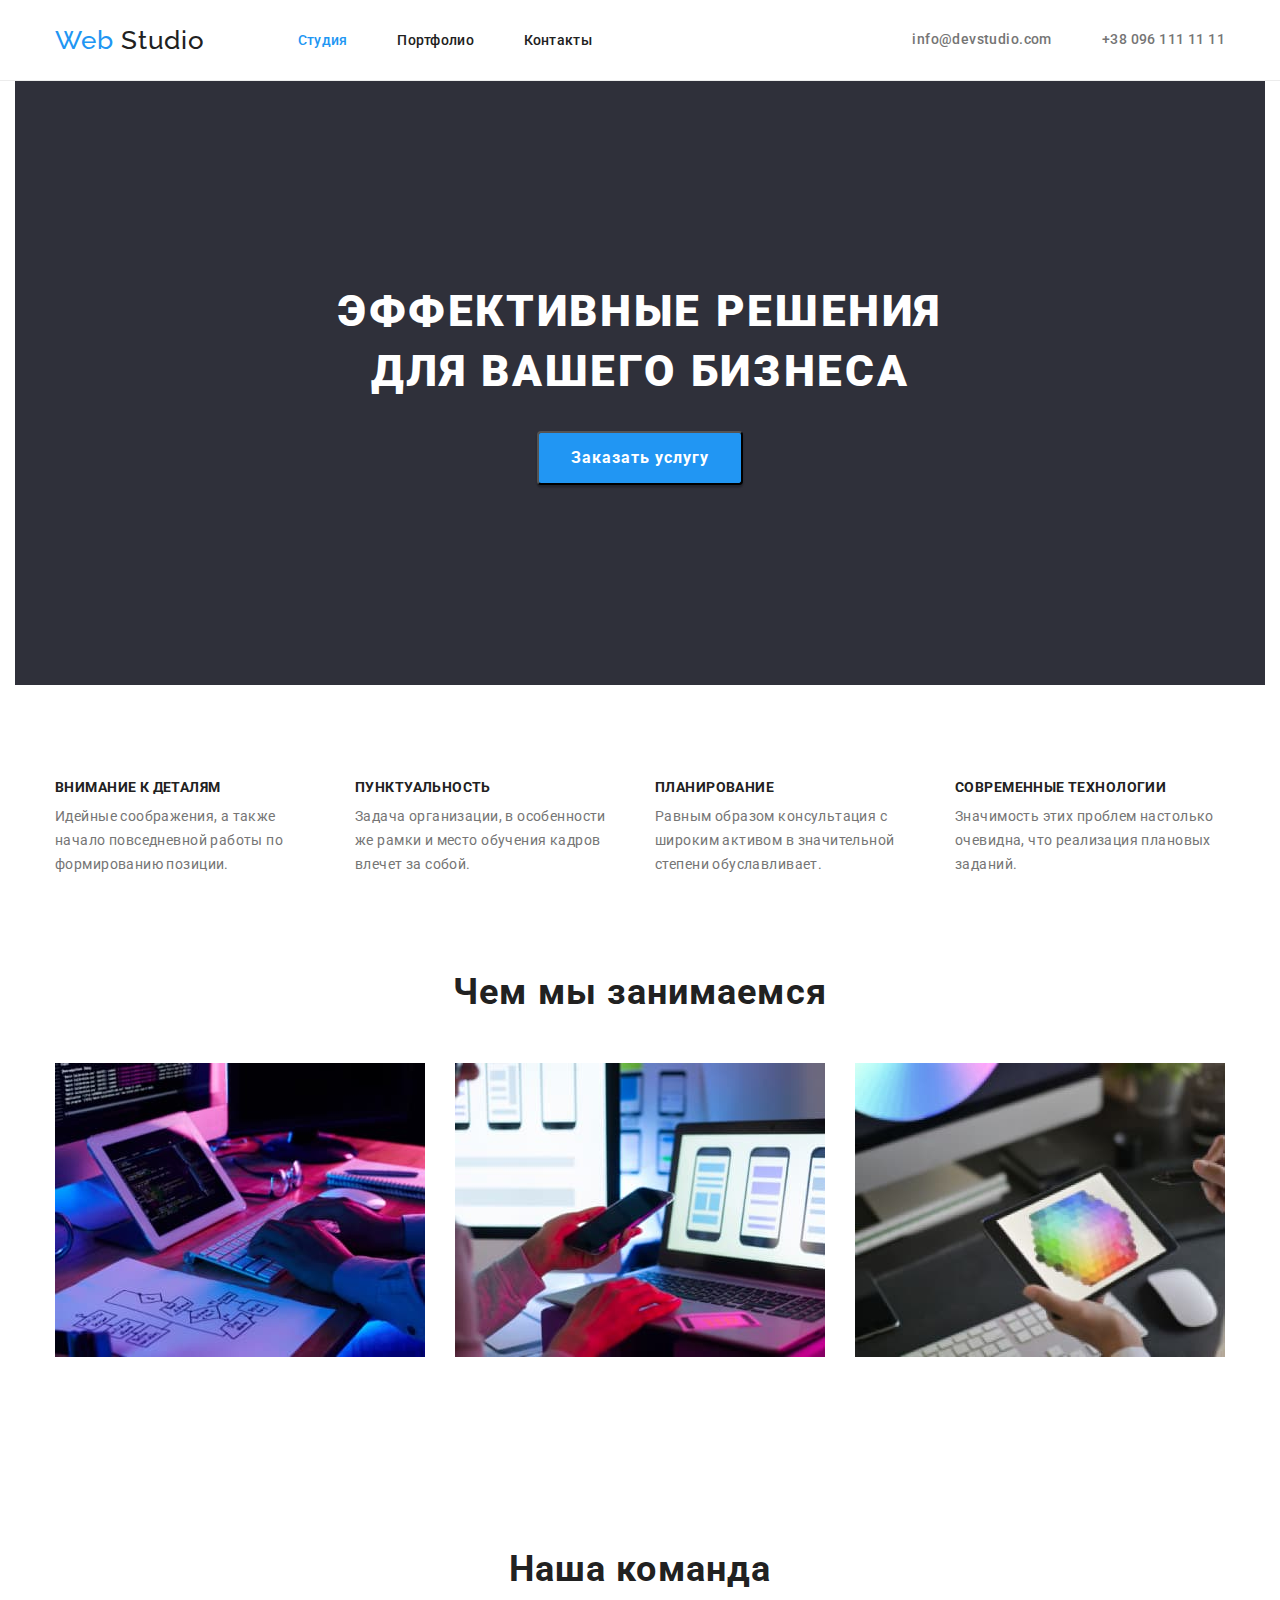
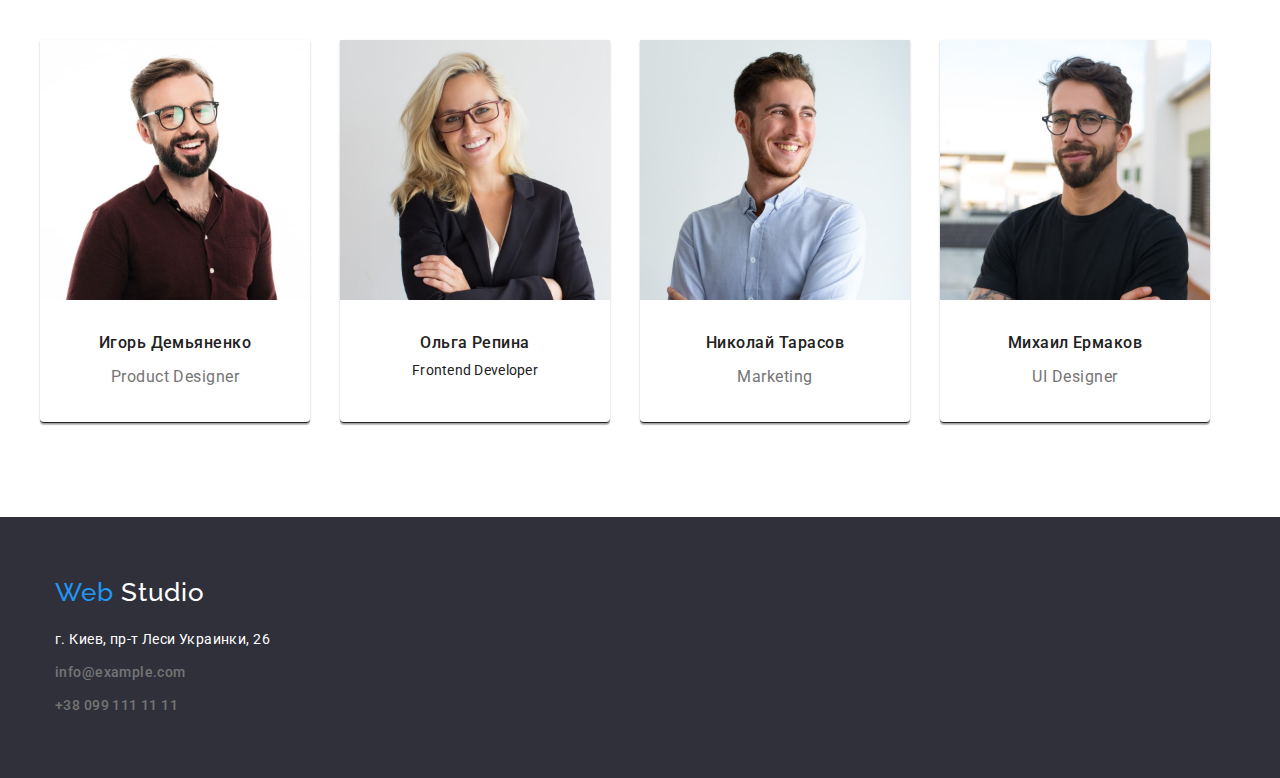
<file: index.html>
<!DOCTYPE html>
<html lang="ru">
  <head>
    <meta charset="UTF-8" />
    <meta http-equiv="X-UA-Compatible" content="IE=edge" />
    <meta name="viewport" content="width=device-width, initial-scale=1.0" />
    <title>WebStudio</title>
    <link rel="stylesheet" href="./css/normalize.css">
    <link rel="preconnect" href="https://fonts.gstatic.com" />
    <link
    href="https://fonts.googleapis.com/css2?family=Raleway:wght@700&family=Roboto:wght@400;500;700;900&display=swap"
    rel="stylesheet"
    />
    <link rel="stylesheet" href="./css/styles.css" />
  </head>
  <body>
    <header>
      <div class="container header">
        <nav class="nav-link">
          <div>
            <a href="./index.html" class="logo-text link">
              <span class="logo-text-color">Web</span>
              <span>Studio</span></a
            >
          </div>
          <ul class="nav ">
            <li>
              <a href="./index.html" class="link current">Студия</a>
            </li>
            <li>
              <a href="./portfolio.html" class="link">Портфолио</a>
            </li>
            <li>
              <a href="./contacts.html" class="link">Контакты</a>
            </li>
          </ul>
        </nav>
        <ul class="contacts">
          <li>
            <a href="mailyo:info@devstudio.com" class="link"
              >info@devstudio.com</a
            >
          </li>
          <li>
            <a href="tel:+380961111111" class="link phone">+38 096 111 11 11</a>
          </li>
        </ul>
      </div>
    </header>
    <!--Main container  -->
    <main>
      <!-- section hero -->
      <section class="hero">
        <div class="hero-container">
          <h1 class="title">
            Эффективные решения <br />
            для вашего бизнеса
          </h1>
          <button type="button" class="button">Заказать услугу</button>
        </div>
      </section>
      <!-- section qualities -->
      <section class="features">
        <div class="container">
          <h2 class="title">наши преимущества</h2>
          <ul class="features-item">
            <li class="column">
              <h3 class="post-title class="text"">Внимание к деталям</h3>
              <p class="text">
                Идейные соображения, а также начало повседневной работы по
                формированию позиции.
              </p>
            </li>
            <li class="column">
              <h3 class="post-title class="text"">Пунктуальность</h3>
              <p class="text">
                Задача организации, в особенности же рамки и место обучения
                кадров влечет за собой.
              </p>
            </li>
            <li class="column">
              <h3 class="post-title class="text"">Планирование</h3>
              <p class="text">
                Равным образом консультация с широким активом в значительной
                степени обуславливает.
              </p>
            </li>
            <li class="column">
              <h3 class="post-title class="text"">Современные технологии</h3>
              <p class="text">
                Значимость этих проблем настолько очевидна, что реализация
                плановых заданий.
              </p>
            </li>
          </ul>
        </div>
      </section>
      <!-- section what are we doing -->
      <section class=" business">
        <div class="container">
          <h2 class="title">Чем мы занимаемся</h2>
          <ul class="image-list ">
            <li>
              <img
                src="./image/index/img1.jpg"
                alt="программирование"
                width="370"
              />
            </li class="image">
            <li>
              <img
                src="./image/index/img2.jpg"
                alt="адаптация для всех мобильных устройств"
                width="370"
              />
            </li>
            <li>
              <img
                src="./image/index/img3.jpg"
                alt="подбор цветовойй палитры"
                width="370"
              />
            </li>
          </ul>
        </div>
      </section>
      <!-- section our team -->
      <section class="section team">
        <div class="container">
          <h2 class="title">Наша команда</h2>
          <ul class="team-card">
            <li class="card">
              <img
                src="./image/index/igor-demianenko.jpg"
                alt="Игорь Демьяненко"
                width="270"
              />
              <div class="team-card-text">
                  <h3 class="title-name">Игорь Демьяненко</h3>
                  <p class="text">Product Designer</p>
              </div>
            </li>
            <li class="card">
              <img
                src="./image/index/olga-repina.jpg"
                alt="Ольга Репина"
                width="270"
              />
              <div class="team-card-text">
                <h3 class="title-name">Ольга Репина</h3>
                <p>Frontend Developer</p>
              </div>
            </li>
            <li class="card">
              <img
                src="./image/index/nikolay-tarasov.jpg"
                alt="Николай Тарасов"
                width="270"
              />
              <div class="team-card-text">
                <h3 class="title-name">Николай Тарасов</h3>
                <p class="text">Marketing</p>
              </div>
            </li>
            <li class="card">
              <img
                src="./image/index/mikhail-ermakov.jpg"
                alt="Михаил Ермаков"
                width="270"
              />
              <div class="team-card-text">
                <h3 class="title-name">Михаил Ермаков</h3>
                <p class="text">UI Designer</p>
              </div>
            </li>
          </ul>
        </div>
      </section>
    </main>
    <footer class="footer">
      <div class="container">
        <a href="./index.html" class="logo-text link">
          <span class="logo-text-color">Web</span>
          <span>Studio</span></a
        >
        <address>г. Киев, пр-т Леси Украинки, 26</address>
        <ul class="contacts">
          <li class="mail">
            <a href="mailto:info@example.com" class="link">info@example.com</a>
          </li>
          <li>
            <a href="tel:+380991111111" class="link">+38 099 111 11 11</a>
          </li>
        </ul>
      </div>
    </footer>
  </body>
</html>
</file>
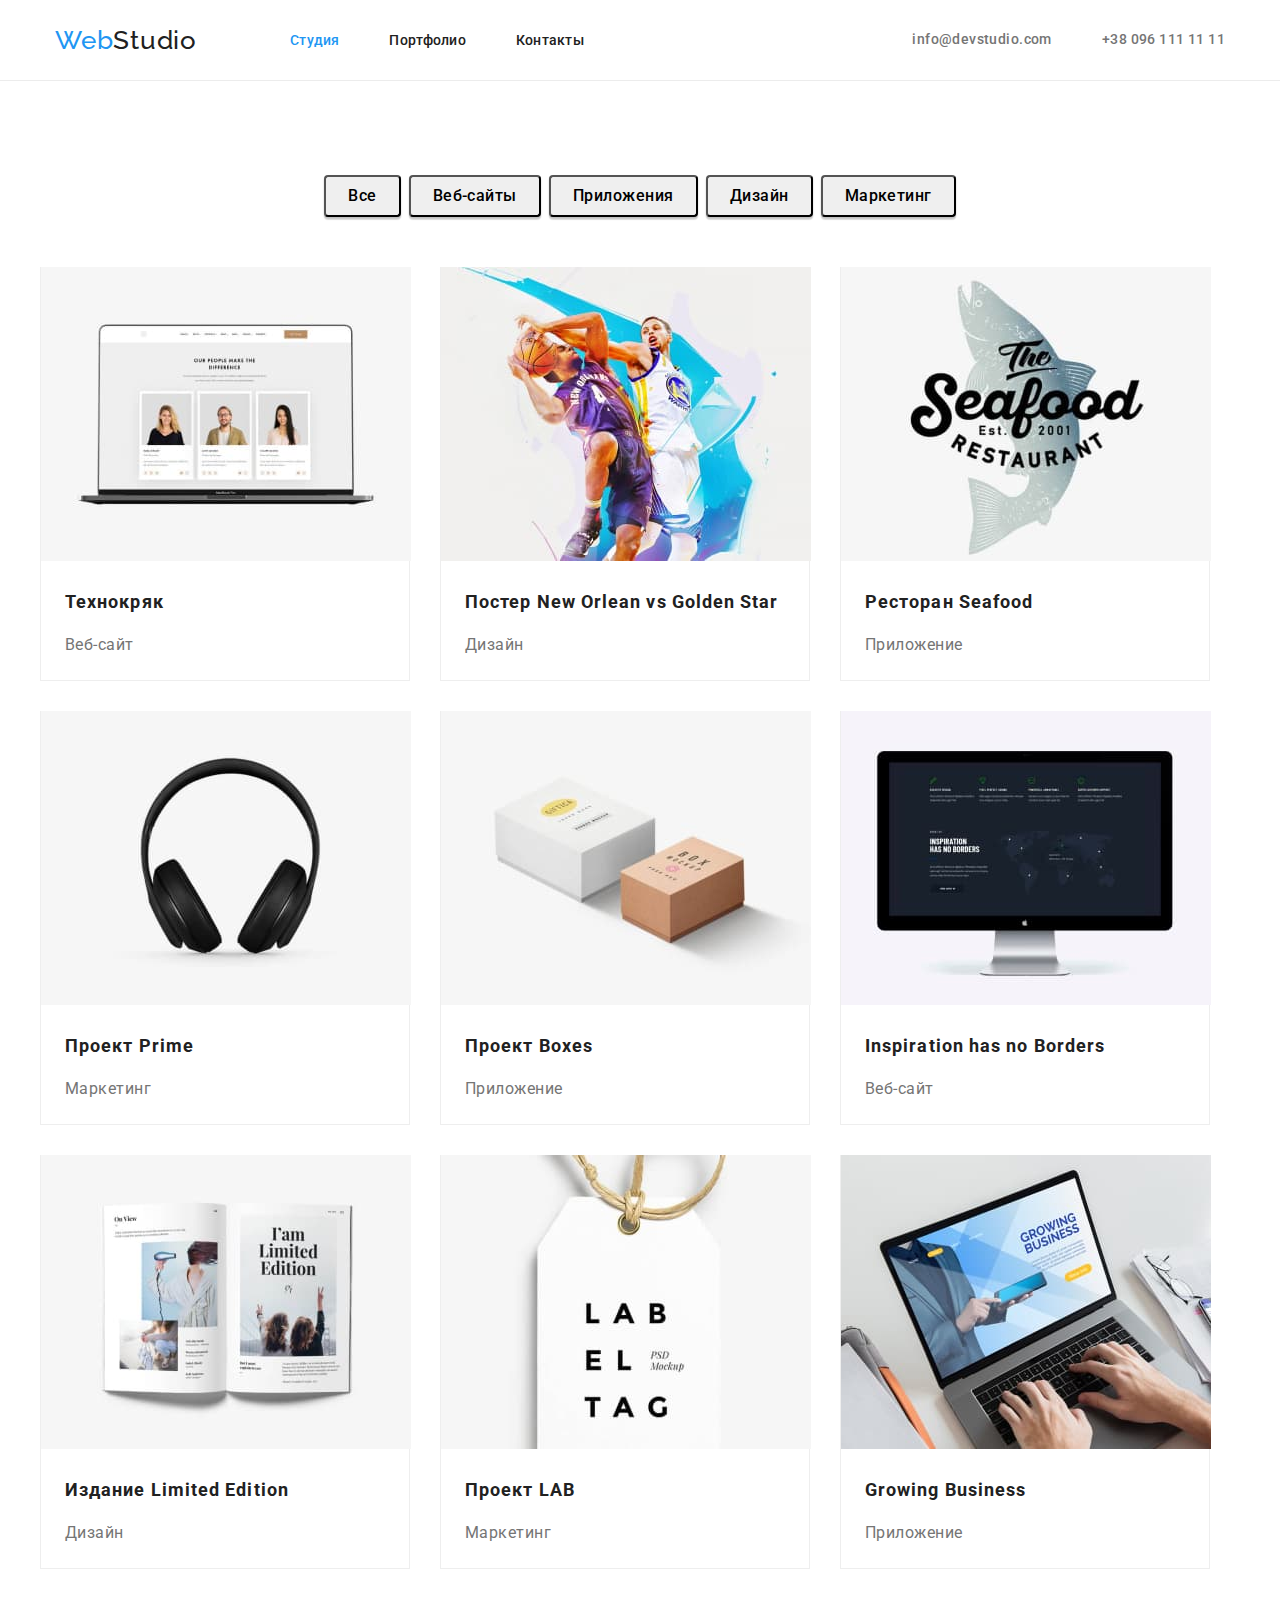
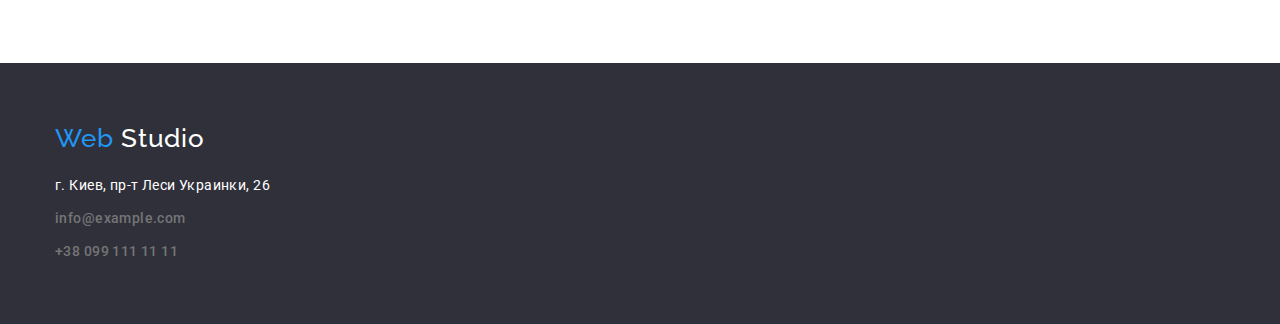
<file: portfolio.html>
<!DOCTYPE html>
<html lang="ru">
  <head>
    <meta charset="UTF-8" />
    <meta http-equiv="X-UA-Compatible" content="IE=edge" />
    <meta name="viewport" content="width=device-width, initial-scale=1.0" />
    <title>WebStudio</title>
    <link rel="stylesheet" href="./css/normalize.css" />
    <link rel="preconnect" href="https://fonts.gstatic.com" />
    <link
      href="https://fonts.googleapis.com/css2?family=Raleway:wght@700&family=Roboto:wght@400;500;700;900&display=swap"
      rel="stylesheet"
    />
    <link rel="stylesheet" href="./css/styles.css" />
  </head>
  <body>
    <header class="header-section">
      <div class="container header">
        <nav class="nav-link">
          <div>
            <a href="./index.html" class="logo-text link">
              <span class="logo-text-color">Web</span>Studio</a
            >
          </div>
          <ul class="nav">
            <li>
              <a href="./index.html" class="link current">Студия</a>
            </li>
            <li>
              <a href="./portfolio.html" class="link">Портфолио</a>
            </li>
            <li>
              <a href="./contacts.html" class="link">Контакты</a>
            </li>
          </ul>
        </nav>
        <ul class="contacts">
          <li>
            <a href="mailyo:info@devstudio.com" class="link"
              >info@devstudio.com</a
            >
          </li>
          <li>
            <a href="tel:+380961111111" class="link phone">+38 096 111 11 11</a>
          </li>
        </ul>
      </div>
    </header>
    <!-- main container -->
    <main>
      <section class="section portfolio">
        <!-- portffolio container -->
        <div class="container">
          <h1 class="invisible">Портфолио</h1>
          <!-- buttons container -->

          <ul class="slider-buttons">
            <li class="buttuns-box">
              <button type="button" class="button">Все</button>
            </li>
            <li class="buttuns-box">
              <button type="button" class="button">Веб-сайты</button>
            </li>
            <li class="buttuns-box">
              <button type="button" class="button">Приложения</button>
            </li>
            <li class="buttuns-box">
              <button type="button" class="button">Дизайн</button>
            </li>
            <li class="buttuns-box">
              <button type="button" class="button">Маркетинг</button>
            </li>
          </ul>
          <ul class="portfolio-box">
            <li class="card-list">
              <article class="card-item">
                <div class="card-heading">
                  <a href=""
                    ><img
                      src="./image/portfolio/img.jpg"
                      alt="портфолио"
                      width="370"
                      height="294px"
                    />
                  </a>
                </div>
                <div class="card-text">
                  <h3 class="pagenamelink">Технокряк</h3>
                  <p class="text">Веб-сайт</p>
                </div>
              </article>
            </li>
            <li class="card-list">
              <article class="card-item">
                <div class="card-heading">
                  <a href=""
                    ><img
                      src="./image/portfolio/img1.jpg"
                      alt="портфолио"
                      width="370"
                  /></a>
                </div>
                <div class="card-text">
                  <h3 class="pagenamelink">Постер New Orlean vs Golden Star</h3>
                  <p class="text">Дизайн</p>
                </div>
              </article>
            </li>
            <li class="card-list">
              <article class="card-item">
                <div class="card-heading">
                  <a href=""
                    ><img
                      src="./image/portfolio/img2.jpg"
                      alt="портфолио"
                      width="370"
                  /></a>
                </div>
                <div class="card-text">
                  <h3 class="pagenamelink">Ресторан Seafood</h3>
                  <p class="text">Приложение</p>
                </div>
              </article>
            </li>
            <li class="card-list">
              <article class="card-item">
                <div class="card-heading">
                  <a href=""
                    ><img
                      src="./image/portfolio/img3.jpg"
                      alt="портфолио"
                      width="370"
                  /></a>
                </div>
                <div class="card-text">
                  <h3 class="pagenamelink">Проект Prime</h3>
                  <p class="text">Маркетинг</p>
                </div>
              </article>
            </li>
            <li class="card-list">
              <article class="card-item">
                <div class="card-heading">
                  <a href=""
                    ><img
                      src="./image/portfolio/img4.jpg"
                      alt="портфолио"
                      width="370"
                  /></a>
                </div>
                <div class="card-text">
                  <h3 class="pagenamelink">Проект Boxes</h3>
                  <p class="text">Приложение</p>
                </div>
              </article>
            </li>
            <li class="card-list">
              <article class="card-item">
                <div class="card-heading">
                  <a href=""
                    ><img
                      src="./image/portfolio/img5.jpg"
                      alt="портфолио"
                      width="370"
                  /></a>
                </div>
                <div class="card-text">
                  <h3 class="pagenamelink">Inspiration has no Borders</h3>
                  <p class="text">Веб-сайт</p>
                </div>
              </article>
            </li>
            <li class="card-list">
              <article class="card-item">
                <div class="card-heading">
                  <a href=""
                    ><img
                      src="./image/portfolio/img6.jpg"
                      alt="портфолио"
                      width="370"
                  /></a>
                </div>
                <div class="card-text">
                  <h3 class="pagenamelink">Издание Limited Edition</h3>
                  <p class="text">Дизайн</p>
                </div>
              </article>
            </li>
            <li class="card-list">
              <article class="card-item">
                <div class="card-heading">
                  <a href=""
                    ><img
                      src="./image/portfolio/img7.jpg"
                      alt="портфолио"
                      width="370"
                  /></a>
                </div>
                <div class="card-text">
                  <h3 class="pagenamelink">Проект LAB</h3>
                  <p class="text">Маркетинг</p>
                </div>
              </article>
            </li>
            <li class="card-list">
              <article class="card-item">
                <div class="card-heading">
                  <a href=""
                    ><img
                      src="./image/portfolio/img8.jpg"
                      alt="портфолио"
                      width="370"
                  /></a>
                </div>
                <div class="card-text">
                  <h3 class="pagenamelink">Growing Business</h3>
                  <p class="text">Приложение</p>
                </div>
              </article>
            </li>
          </ul>
        </div>
      </section>
    </main>
    <footer class="footer">
      <div class="container">
        <a href="./index.html" class="logo-text link">
          <span class="logo-text-color">Web</span>
          <span>Studio</span></a
        >
        <address>г. Киев, пр-т Леси Украинки, 26</address>
        <ul class="contacts">
          <li class="mail">
            <a href="mailto:info@example.com" class="link">info@example.com</a>
          </li>
          <li>
            <a href="tel:+380991111111" class="link">+38 099 111 11 11</a>
          </li>
        </ul>
      </div>
    </footer>
  </body>
</html>
</file>
<file: css/styles.css>
/* *{
  box-sizing: border-box;
  margin: 0;
  padding: 0;
} */

:root {
  --background-color: #ffffff;
  --accent-color: #2196f3;
  --main-text-color: #757575;
  --font-family: Roboto, Sans-serif;
  --accent-font: Raleway, Sans-serif;
  --menu-color: #212121;
}
body {
  background-color: var(--background-color);
  color: #212121;
  font-family: Roboto;
  font-size: 14px;
  font-weight: 400;
  font-style: normal;
  letter-spacing: 0.02em;
}
*,
*::before,
*::after {
  box-sizing: border-box;
}
h1,
h2,
h3,
ul,
li {
  margin: 0;
}
h3 {
  margin-bottom: 10px;
}
header {
  border-bottom: 1px solid #ececec;
}
.container {
  width: 1200px;
  margin: 0 auto;
}

.header {
  height: 80px;
  padding: 0 15px;
}
.header.container {
  display: flex;
  justify-content: space-between;
}
.logo-text {
  color: var(--menu-color);
  font-family: var(--accent-font);
  font-style: normal;
  font-weight: bold;
  font-size: 26px;
  line-height: 1.192;
  letter-spacing: 0.03em;
  margin-right: 93px;
}

.logo-text-color {
  color: var(--accent-color);
}

.link {
  color: var(--menu-color);
  font-weight: 500;
  text-decoration: none;
}
.nav-link {
  display: flex;
  align-items: center;
}
.nav {
  display: flex;
  width: 294px;
  justify-content: space-between;
}
.contacts {
  display: flex;
  align-items: center;
}
.phone {
  margin-left: 50px;
}
.nav-link .link.current {
  color: var(--accent-color);
}
.contacts .link {
  color: var(--main-text-color);
  align-items: flex-end;
}

.link:hover,
.link:focus {
  color: var(--accent-color);
  font-weight: 500;
}

/* ----hero section---- */
.hero {
  background-color: #2f303a;
  color: var(--background-color);
  text-align: center;
  margin: 0 15px 0;
}
.hero-container {
  display: inline-block;
  padding: 200px 0 200px;
}

.hero .title {
  font-weight: 900;
  font-size: 44px;
  line-height: 1.364;
  letter-spacing: 0.06em;
  text-transform: uppercase;
  height: 120px;
  margin-bottom: 30px;
  width: 696px;
}

.slider-buttons {
  display: flex;
  justify-content: center;
  list-style: none;
  margin-bottom: 50px;
  margin-right: -8px;
}

.buttuns-box {
  margin-right: 8px;
}

.button:hover,
.button:focus,
.button:active {
  background: var(--accent-color);
  color: var(--background-color);
}
.button {
  font: inherit;
  font-weight: 500;
  font-size: 16px;
  line-height: 1.625;
  letter-spacing: 0.03em;
  cursor: pointer;
  border-radius: 4px;
  box-shadow: 0px 3px 1px rgba(0, 0, 0, 0.1), 0px 1px 2px rgba(0, 0, 0, 0.08),
    0px 2px 2px #0000001f;
  padding: 10px 32px;
}
.portfolio .buttons {
  padding: 6px 22px;
}
.hero .button {
  color: var(--background-color);
  font-weight: bold;
  font-size: 16px;
  line-height: 1.875;
  letter-spacing: 0.06em;
  background: #2196f3;
}
.title {
  font-size: 36px;
  line-height: 42px;
  letter-spacing: 0.03em;
  margin-bottom: 50px;
  text-align: center;
}
/* ----fearures section */
.features {
  padding-top: 94px;
}
.features .container {
  padding: 0 15px;
}
.features-item {
  display: flex;
}
.features li {
  width: 270px;
}

.column:not(:last-child) {
  margin-right: 30px;
}
.post-title {
  font-weight: bold;
  font-size: 14px;
  line-height: 1.143;
  letter-spacing: 0.03em;
  text-transform: uppercase;
  margin-bottom: 10px;
}

.features .text {
  font-size: 14px;
  line-height: 1.714;
}
.features .title {
  display: none;
}
/* ---business section */
.business {
  padding: 94px 0;
}
.business .container {
  padding: 0 15px;
}
.image-list {
  display: flex;

  /* justify-content: space-between; */
}
.image-list :not(:last-child) {
  margin-right: 30px;
}
/* ---contacts section--- */
.team {
  justify-content: space-between;
  padding: 94px 0;
}
.team.container {
  padding: 0 15px;
}
.team-card {
  display: flex;
  /* justify-content: space-between; */
}
.team-card > .card:not(:last-child) {
  margin-right: 30px;
}
.team-card-text {
  margin: auto;
  padding: 30px 0;
}
.card {
  border-bottom: 1px solid;
  box-shadow: 0px 1px 3px rgba(0, 0, 0, 0.12), 0px 1px 1px rgba(0, 0, 0, 0.14),
    0px 2px 1px rgba(0, 0, 0, 0.2);
  border-radius: 0px 0px 4px 4px;
  text-align: center;
}

.team .item {
  display: flex;
  align-items: center;
}
li {
  margin: 0;
}

.footer {
  color: var(--background-color);
  padding: 60px 0;
  background-color: #2f303a;
}
.footer .container {
  margin: 0 auto;
  padding: 0 15px;
}
.footer a {
  color: var(--background-color);
}
.footer address {
  display: block;
  font-size: 14px;
  line-height: 1.71;
  letter-spacing: 0.03em;
  font-style: normal;
  margin-bottom: 9px;
}
.footer .contacts {
  color: rgba(255, 255, 255, 0.6);
}
.footer .logo-text {
  margin-bottom: 20px;
}
.footer .contacts {
  display: flex;
  flex-direction: column;
  align-items: flex-start;
}
.mail {
  margin-bottom: 9px;
}
.contacts .link {
  font-size: 14px;
  line-height: 1.71;
  letter-spacing: 0.03em;
}

/*------------page Potfolio----*/
.portfolio .button {
  padding: 6px 22px;
}
.section.portfolio {
  padding-top: 94px;
  padding-bottom: 94px;
}
.invisible {
  display: none;
}
.pagenamelink {
  font-weight: bold;
  font-size: 18px;
  line-height: 2;
  letter-spacing: 0.06em;
}
.text {
  font-size: 16px;
  line-height: 1.875;
  letter-spacing: 0.03em;
  color: var(--main-text-color);
}
.title-name {
  font-size: 16px;
  font-weight: 500;
  letter-spacing: 0.03em;
  line-height: 1.188;
}
.portfolio-box {
  display: flex;
  flex-wrap: wrap;
  margin-top: -30px;
  margin-left: -30px;
}
.card-list {
  border-bottom: 1px solid #eeeeee;
  box-sizing: border-box;
  /* box-shadow: 0px 4px 4px rgba(0, 0, 0, 0.25); */
  text-align: left;
  margin-top: 30px;
  margin-left: 30px;
  width: 370px;
  border-left: 1px solid #eeeeee;
  border-right: 1px solid #eeeeee;
  border-bottom: 1px solid #eeeeee;
}

.card-heading {
  display: block;
  width: 370px;
}
.card-text {
  display: block;
  padding: 20px 24px;
  justify-content: center;
}
</file>
